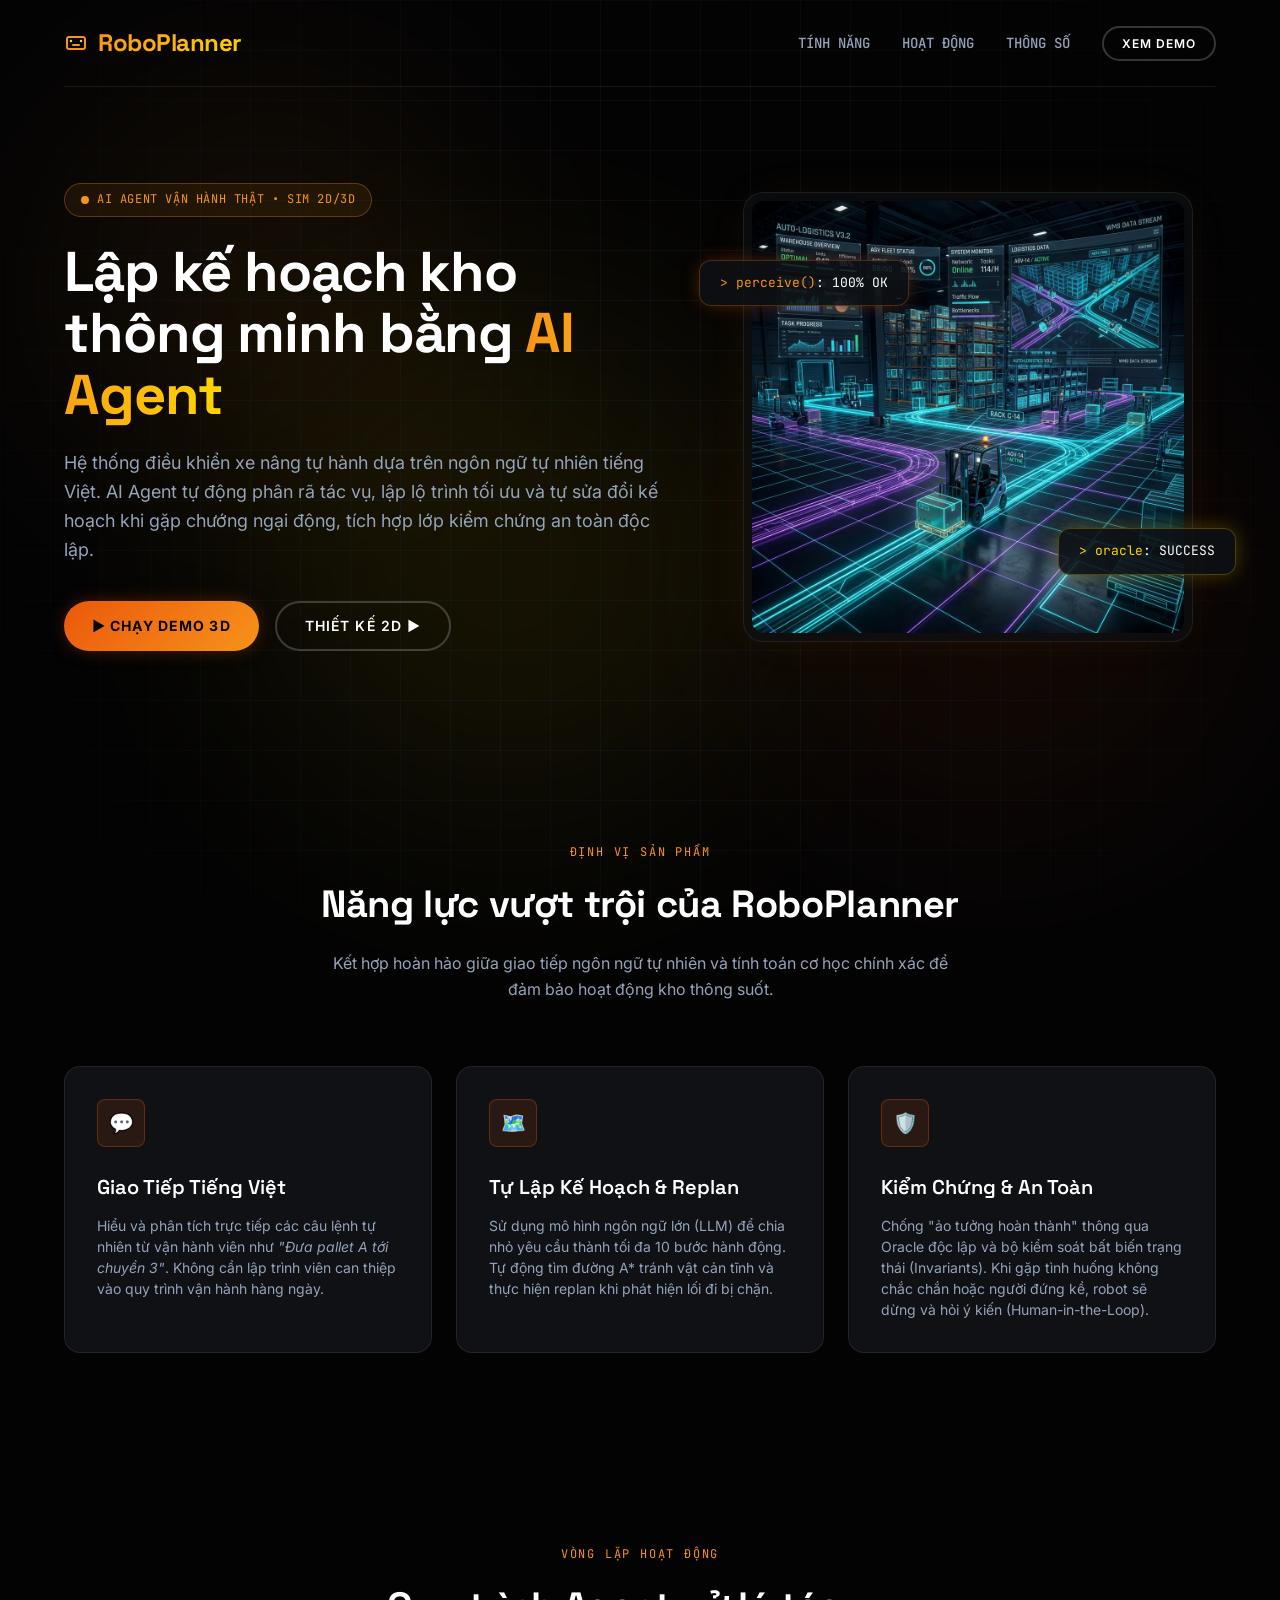
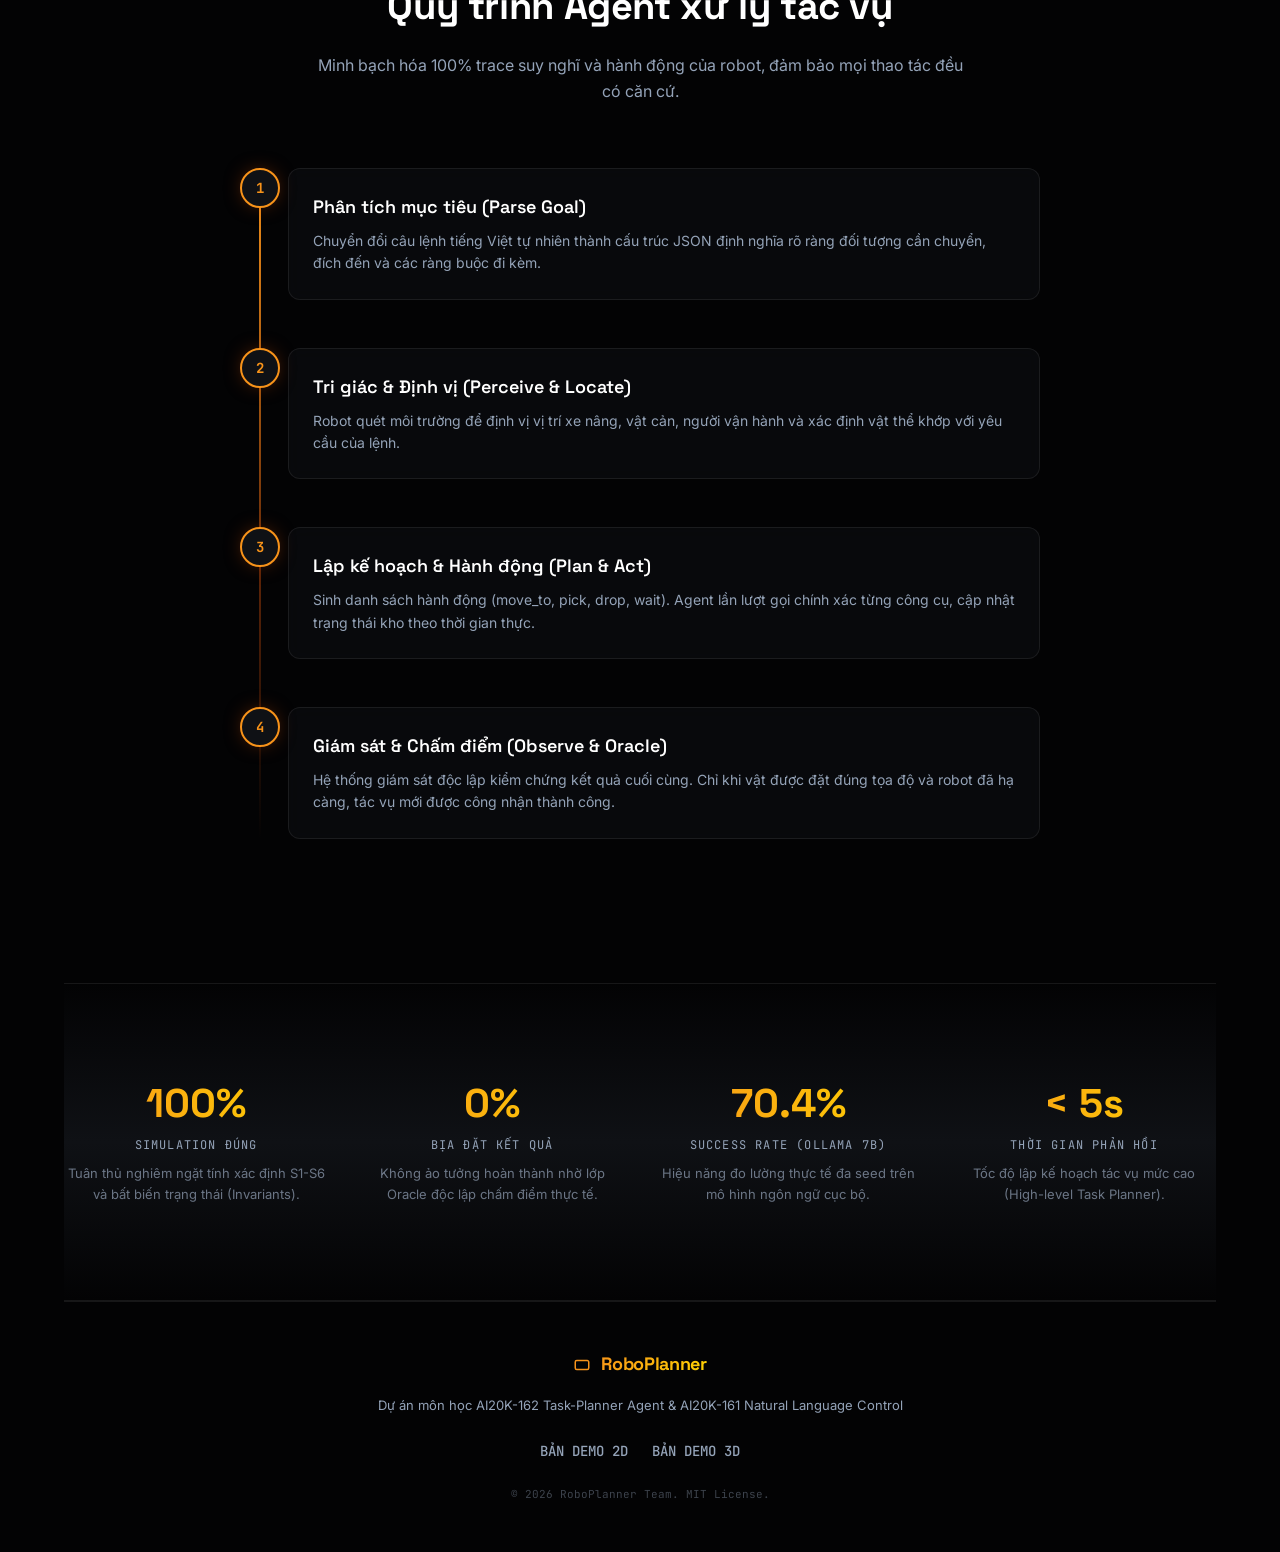
<file: frontend/index.html>
<!DOCTYPE html>
<html lang="vi">
<head>
  <meta charset="UTF-8" />
  <meta name="viewport" content="width=device-width, initial-scale=1.0" />
  <title>RoboPlanner — Hệ thống lập kế hoạch kho bằng AI Agent</title>
  <link rel="stylesheet" href="landing.css" />
</head>
<body class="landing-body">
  <!-- Grid background decoration -->
  <div class="bg-grid-overlay"></div>
  
  <!-- Ambient glow blobs -->
  <div class="radial-blur-blob blob-1"></div>
  <div class="radial-blur-blob blob-2"></div>
  <div class="radial-blur-blob blob-3"></div>

  <div class="landing-wrapper">
    <!-- Navigation -->
    <header class="landing-nav">
      <div class="logo-container">
        <!-- SVG Icon representing a cryptographic node/robot -->
        <svg width="24" height="24" viewBox="0 0 24 24" fill="none" xmlns="http://www.w3.org/2000/svg">
          <path d="M21 16V8C21 6.89543 20.1046 6 19 6H5C3.89543 6 3 6.89543 3 8V16C3 17.1046 3.89543 18 5 18H19C20.1046 18 21 17.1046 21 16Z" stroke="#f7931a" stroke-width="2" stroke-linecap="round" stroke-linejoin="round"/>
          <path d="M7 10H7.01" stroke="#ffd600" stroke-width="2.5" stroke-linecap="round" stroke-linejoin="round"/>
          <path d="M17 10H17.01" stroke="#ffd600" stroke-width="2.5" stroke-linecap="round" stroke-linejoin="round"/>
          <path d="M9 14H15" stroke="#f7931a" stroke-width="2" stroke-linecap="round" stroke-linejoin="round"/>
        </svg>
        <span class="logo-text">RoboPlanner</span>
      </div>
      <nav class="nav-links">
        <a href="#features" class="nav-link font-mono">TÍNH NĂNG</a>
        <a href="#workflow" class="nav-link font-mono">HOẠT ĐỘNG</a>
        <a href="#specs" class="nav-link font-mono">THÔNG SỐ</a>
        <a href="simulator.html" class="btn-pill btn-btc-outline font-mono" style="padding: 6px 18px; min-height: auto; font-size: 12px;">XEM DEMO</a>
      </nav>
    </header>

    <!-- Hero Section -->
    <section class="landing-section hero-section">
      <div class="hero-grid">
        <div class="hero-content">
          <div class="badge-live">
            <span class="badge-live-dot"></span>
            <span class="font-mono">AI Agent Vận Hành Thật • Sim 2D/3D</span>
          </div>
          <h1 class="hero-title">
            Lập kế hoạch kho thông minh bằng <span class="gradient-text-gold">AI Agent</span>
          </h1>
          <p class="hero-subtitle">
            Hệ thống điều khiển xe nâng tự hành dựa trên ngôn ngữ tự nhiên tiếng Việt. AI Agent tự động phân rã tác vụ, lập lộ trình tối ưu và tự sửa đổi kế hoạch khi gặp chướng ngại động, tích hợp lớp kiểm chứng an toàn độc lập.
          </p>
          <div class="hero-btn-row">
            <a href="view3d.html" class="btn-pill btn-btc-primary font-mono">▶ Chạy Demo 3D</a>
            <a href="simulator.html" class="btn-pill btn-btc-outline font-mono">Thiết kế 2D ▶</a>
          </div>
        </div>
        
        <div class="hero-visual">
          <!-- Floating status badges mimicking actual agent traces -->
          <div class="floating-stat stat-1">
            <span style="color: #f7931a;">&gt; perceive()</span>: 100% OK
          </div>
          <div class="floating-stat stat-2">
            <span style="color: #ffd600;">&gt; oracle</span>: SUCCESS
          </div>
          
          <div class="visual-container">
            <img src="assets/hero.png" alt="RoboPlanner Warehouse Digital Twin Dashboard" class="hero-mockup-img" />
          </div>
        </div>
      </div>
    </section>

    <!-- Features Section -->
    <section id="features" class="landing-section">
      <div class="section-header">
        <span class="section-label">ĐỊNH VỊ SẢN PHẨM</span>
        <h2 class="section-title">Năng lực vượt trội của RoboPlanner</h2>
        <p class="section-subtitle">Kết hợp hoàn hảo giữa giao tiếp ngôn ngữ tự nhiên và tính toán cơ học chính xác để đảm bảo hoạt động kho thông suốt.</p>
      </div>

      <div class="features-grid">
        <!-- Feature 1 -->
        <div class="feature-card">
          <div class="corner-accent corner-tl"></div>
          <div class="corner-accent corner-br"></div>
          <div class="card-icon-container">💬</div>
          <h3 class="card-title">Giao Tiếp Tiếng Việt</h3>
          <p class="card-desc">Hiểu và phân tích trực tiếp các câu lệnh tự nhiên từ vận hành viên như <em>"Đưa pallet A tới chuyền 3"</em>. Không cần lập trình viên can thiệp vào quy trình vận hành hàng ngày.</p>
        </div>

        <!-- Feature 2 -->
        <div class="feature-card">
          <div class="corner-accent corner-tl"></div>
          <div class="corner-accent corner-br"></div>
          <div class="card-icon-container">🗺️</div>
          <h3 class="card-title">Tự Lập Kế Hoạch & Replan</h3>
          <p class="card-desc">Sử dụng mô hình ngôn ngữ lớn (LLM) để chia nhỏ yêu cầu thành tối đa 10 bước hành động. Tự động tìm đường A* tránh vật cản tĩnh và thực hiện replan khi phát hiện lối đi bị chặn.</p>
        </div>

        <!-- Feature 3 -->
        <div class="feature-card">
          <div class="corner-accent corner-tl"></div>
          <div class="corner-accent corner-br"></div>
          <div class="card-icon-container">🛡️</div>
          <h3 class="card-title">Kiểm Chứng & An Toàn</h3>
          <p class="card-desc">Chống "ảo tưởng hoàn thành" thông qua Oracle độc lập và bộ kiểm soát bất biến trạng thái (Invariants). Khi gặp tình huống không chắc chắn hoặc người đứng kề, robot sẽ dừng và hỏi ý kiến (Human-in-the-Loop).</p>
        </div>
      </div>
    </section>

    <!-- Workflow Section -->
    <section id="workflow" class="landing-section">
      <div class="section-header">
        <span class="section-label">VÒNG LẶP HOẠT ĐỘNG</span>
        <h2 class="section-title">Quy trình Agent xử lý tác vụ</h2>
        <p class="section-subtitle">Minh bạch hóa 100% trace suy nghĩ và hành động của robot, đảm bảo mọi thao tác đều có căn cứ.</p>
      </div>

      <div class="workflow-timeline">
        <!-- Step 1 -->
        <div class="timeline-step">
          <div class="timeline-node font-mono">1</div>
          <div class="timeline-content">
            <h3 class="timeline-title">Phân tích mục tiêu (Parse Goal)</h3>
            <p class="timeline-desc">Chuyển đổi câu lệnh tiếng Việt tự nhiên thành cấu trúc JSON định nghĩa rõ ràng đối tượng cần chuyển, đích đến và các ràng buộc đi kèm.</p>
          </div>
        </div>

        <!-- Step 2 -->
        <div class="timeline-step">
          <div class="timeline-node font-mono">2</div>
          <div class="timeline-content">
            <h3 class="timeline-title">Tri giác & Định vị (Perceive & Locate)</h3>
            <p class="timeline-desc">Robot quét môi trường để định vị vị trí xe nâng, vật cản, người vận hành và xác định vật thể khớp với yêu cầu của lệnh.</p>
          </div>
        </div>

        <!-- Step 3 -->
        <div class="timeline-step">
          <div class="timeline-node font-mono">3</div>
          <div class="timeline-content">
            <h3 class="timeline-title">Lập kế hoạch & Hành động (Plan & Act)</h3>
            <p class="timeline-desc">Sinh danh sách hành động (move_to, pick, drop, wait). Agent lần lượt gọi chính xác từng công cụ, cập nhật trạng thái kho theo thời gian thực.</p>
          </div>
        </div>

        <!-- Step 4 -->
        <div class="timeline-step">
          <div class="timeline-node font-mono">4</div>
          <div class="timeline-content">
            <h3 class="timeline-title">Giám sát & Chấm điểm (Observe & Oracle)</h3>
            <p class="timeline-desc">Hệ thống giám sát độc lập kiểm chứng kết quả cuối cùng. Chỉ khi vật được đặt đúng tọa độ và robot đã hạ càng, tác vụ mới được công nhận thành công.</p>
          </div>
        </div>
      </div>
    </section>

    <!-- Technical Specs Section -->
    <section id="specs" class="landing-section tech-spec-section">
      <div class="specs-grid">
        <div class="spec-item">
          <span class="spec-value spec-value-orange font-heading">100%</span>
          <span class="spec-label">Simulation Đúng</span>
          <p class="spec-desc">Tuân thủ nghiêm ngặt tính xác định S1-S6 và bất biến trạng thái (Invariants).</p>
        </div>
        <div class="spec-item">
          <span class="spec-value spec-value-orange font-heading">0%</span>
          <span class="spec-label">Bịa đặt kết quả</span>
          <p class="spec-desc">Không ảo tưởng hoàn thành nhờ lớp Oracle độc lập chấm điểm thực tế.</p>
        </div>
        <div class="spec-item">
          <span class="spec-value spec-value-orange font-heading">70.4%</span>
          <span class="spec-label">Success Rate (Ollama 7B)</span>
          <p class="spec-desc">Hiệu năng đo lường thực tế đa seed trên mô hình ngôn ngữ cục bộ.</p>
        </div>
        <div class="spec-item">
          <span class="spec-value spec-value-orange font-heading">&lt; 5s</span>
          <span class="spec-label">Thời gian phản hồi</span>
          <p class="spec-desc">Tốc độ lập kế hoạch tác vụ mức cao (High-level Task Planner).</p>
        </div>
      </div>
    </section>

    <!-- Footer -->
    <footer class="landing-footer">
      <div class="footer-logo-row">
        <svg width="18" height="18" viewBox="0 0 24 24" fill="none" xmlns="http://www.w3.org/2000/svg">
          <path d="M21 16V8C21 6.89543 20.1046 6 19 6H5C3.89543 6 3 6.89543 3 8V16C3 17.1046 3.89543 18 5 18H19C20.1046 18 21 17.1046 21 16Z" stroke="#f7931a" stroke-width="2" stroke-linecap="round" stroke-linejoin="round"/>
        </svg>
        <span class="logo-text" style="font-size: 18px;">RoboPlanner</span>
      </div>
      <p class="footer-text">Dự án môn học AI20K-162 Task-Planner Agent &amp; AI20K-161 Natural Language Control</p>
      <nav class="footer-nav">
        <a href="simulator.html" class="nav-link font-mono">BẢN DEMO 2D</a>
        <a href="view3d.html" class="nav-link font-mono">BẢN DEMO 3D</a>
      </nav>
      <p class="footer-copy">© 2026 RoboPlanner Team. MIT License.</p>
    </footer>
  </div>
</body>
</html>
</file>
<file: frontend/landing.css>
/* =====================================================================
   Bitcoin DeFi Design System - Landing Page CSS
   ===================================================================== */

@import url('https://fonts.googleapis.com/css2?family=Inter:wght@400;500;600;700&family=Space+Grotesk:wght@400;500;600;700&family=JetBrains+Mono:wght@400;500&display=swap');

:root {
  --void-bg: #030304;
  --dark-matter: #0f1115;
  --pure-light: #ffffff;
  --stardust: #94a3b8;
  --dim-boundary: rgba(255, 255, 255, 0.08);
  --btc-orange: #f7931a;
  --burnt-orange: #ea580c;
  --digital-gold: #ffd600;
  
  --font-heading: 'Space Grotesk', system-ui, -apple-system, sans-serif;
  --font-body: 'Inter', system-ui, -apple-system, sans-serif;
  --font-mono: 'JetBrains Mono', monospace;
  
  --orange-glow: 0 0 20px -5px rgba(234, 88, 12, 0.5);
  --orange-glow-intense: 0 0 30px -5px rgba(247, 147, 26, 0.6);
  --gold-glow: 0 0 20px rgba(255, 214, 0, 0.25);
  --card-elevation: 0 0 50px -10px rgba(247, 147, 26, 0.08);
}

/* Base resets & structural styles */
* {
  box-sizing: border-box;
  margin: 0;
  padding: 0;
}

body.landing-body {
  background-color: var(--void-bg);
  color: var(--pure-light);
  font-family: var(--font-body);
  line-height: 1.6;
  overflow-x: hidden;
}

/* Typography Helpers */
.font-heading { font-family: var(--font-heading); }
.font-body { font-family: var(--font-body); }
.font-mono { font-family: var(--font-mono); }

/* Background fading grid pattern */
.bg-grid-overlay {
  position: absolute;
  top: 0;
  left: 0;
  width: 100%;
  height: 100%;
  z-index: 1;
  background-size: 50px 50px;
  background-image: 
    linear-gradient(to right, rgba(30, 41, 59, 0.25) 1px, transparent 1px),
    linear-gradient(to bottom, rgba(30, 41, 59, 0.25) 1px, transparent 1px);
  mask-image: radial-gradient(circle at center, black 40%, transparent 100%);
  -webkit-mask-image: radial-gradient(circle at center, black 40%, transparent 100%);
  pointer-events: none;
}

/* Ambient Radial Blur Glowing blobs */
.radial-blur-blob {
  position: absolute;
  border-radius: 50%;
  background: var(--btc-orange);
  opacity: 0.08;
  filter: blur(120px);
  -webkit-filter: blur(120px);
  z-index: 0;
  pointer-events: none;
}
.blob-1 { top: 10%; left: 5%; width: 400px; height: 400px; }
.blob-2 { top: 40%; right: 5%; width: 450px; height: 450px; background: var(--burnt-orange); }
.blob-3 { bottom: 10%; left: 20%; width: 500px; height: 500px; background: var(--digital-gold); }

/* Landing container structure */
.landing-wrapper {
  position: relative;
  max-width: 1200px;
  margin: 0 auto;
  padding: 0 24px;
  z-index: 2;
}

/* Header & Navigation */
.landing-nav {
  display: flex;
  align-items: center;
  justify-content: space-between;
  padding: 24px 0;
  border-bottom: 1px solid var(--dim-boundary);
}

.logo-container {
  display: flex;
  align-items: center;
  gap: 10px;
}

.logo-text {
  font-family: var(--font-heading);
  font-size: 24px;
  font-weight: 700;
  background: linear-gradient(135deg, var(--btc-orange), var(--digital-gold));
  -webkit-background-clip: text;
  background-clip: text;
  color: transparent;
  letter-spacing: -0.02em;
}

.nav-links {
  display: flex;
  align-items: center;
  gap: 32px;
}

.nav-link {
  color: var(--stardust);
  text-decoration: none;
  font-size: 14px;
  font-weight: 500;
  transition: color 0.2s;
}

.nav-link:hover {
  color: var(--btc-orange);
}

/* Buttons */
.btn-pill {
  display: inline-flex;
  align-items: center;
  justify-content: center;
  padding: 12px 28px;
  border-radius: 9999px;
  font-family: var(--font-body);
  font-size: 14px;
  font-weight: 600;
  text-transform: uppercase;
  letter-spacing: 0.08em;
  text-decoration: none;
  transition: all 0.3s ease;
  cursor: pointer;
  min-height: 46px;
}

.btn-btc-primary {
  background: linear-gradient(135deg, var(--burnt-orange) 0%, var(--btc-orange) 100%);
  color: var(--void-bg);
  border: none;
  box-shadow: var(--orange-glow);
  font-weight: 700;
}

.btn-btc-primary:hover {
  transform: translateY(-2px) scale(1.02);
  box-shadow: var(--orange-glow-intense);
  filter: brightness(1.1);
}

.btn-btc-outline {
  background: transparent;
  color: var(--pure-light);
  border: 2px solid rgba(255, 255, 255, 0.2);
}

.btn-btc-outline:hover {
  border-color: var(--pure-light);
  background: rgba(255, 255, 255, 0.08);
  transform: translateY(-2px);
}

/* Sections */
.landing-section {
  padding: 96px 0;
  position: relative;
}

/* Hero Section layout */
.hero-grid {
  display: grid;
  grid-template-columns: 1.1fr 0.9fr;
  gap: 48px;
  align-items: center;
}

.hero-content {
  display: flex;
  flex-direction: column;
  align-items: flex-start;
  gap: 24px;
}

.badge-live {
  display: inline-flex;
  align-items: center;
  gap: 8px;
  padding: 6px 16px;
  background: rgba(247, 147, 26, 0.08);
  border: 1px solid rgba(247, 147, 26, 0.3);
  border-radius: 999px;
  font-family: var(--font-mono);
  font-size: 12px;
  color: var(--btc-orange);
  letter-spacing: 0.05em;
  text-transform: uppercase;
}

.badge-live-dot {
  width: 8px;
  height: 8px;
  background-color: var(--btc-orange);
  border-radius: 50%;
  animation: ping 1.2s infinite;
}

@keyframes ping {
  0% { transform: scale(1); opacity: 1; }
  70% { transform: scale(2.2); opacity: 0; }
  100% { transform: scale(2.2); opacity: 0; }
}

.hero-title {
  font-family: var(--font-heading);
  font-size: 56px;
  font-weight: 700;
  line-height: 1.1;
  letter-spacing: -0.02em;
}

.gradient-text-gold {
  background: linear-gradient(to right, var(--btc-orange), var(--digital-gold));
  -webkit-background-clip: text;
  background-clip: text;
  color: transparent;
}

.hero-subtitle {
  font-size: 18px;
  color: var(--stardust);
  line-height: 1.6;
}

.hero-btn-row {
  display: flex;
  flex-wrap: wrap;
  gap: 16px;
  margin-top: 12px;
}

/* Hero Graphic / Orb / Mockup */
.hero-visual {
  position: relative;
  display: flex;
  justify-content: center;
  align-items: center;
}

.visual-container {
  position: relative;
  width: 100%;
  max-width: 450px;
  aspect-ratio: 1;
  border-radius: 20px;
  background: rgba(15, 17, 21, 0.6);
  border: 1px solid var(--dim-boundary);
  padding: 8px;
  backdrop-filter: blur(12px);
  -webkit-backdrop-filter: blur(12px);
  box-shadow: var(--card-elevation);
  overflow: hidden;
}

.hero-mockup-img {
  width: 100%;
  height: 100%;
  object-fit: cover;
  border-radius: 12px;
  transition: transform 0.5s ease;
}

.visual-container:hover .hero-mockup-img {
  transform: scale(1.03);
}

/* Floating interactive stats decoration */
.floating-stat {
  position: absolute;
  padding: 12px 20px;
  background: rgba(15, 17, 21, 0.85);
  border: 1px solid rgba(247, 147, 26, 0.25);
  border-radius: 12px;
  box-shadow: var(--orange-glow);
  font-family: var(--font-mono);
  font-size: 13px;
  z-index: 10;
  pointer-events: none;
  animation: float-stat 6s ease-in-out infinite;
}

.stat-1 {
  top: 15%;
  left: -20px;
  animation-delay: 0s;
}

.stat-2 {
  bottom: 15%;
  right: -20px;
  animation-delay: 2s;
  border-color: rgba(255, 214, 0, 0.25);
  box-shadow: var(--gold-glow);
}

@keyframes float-stat {
  0%, 100% { transform: translateY(0); }
  50% { transform: translateY(-10px); }
}

/* Features Grid */
.section-header {
  text-align: center;
  max-width: 650px;
  margin: 0 auto 64px;
}

.section-label {
  font-family: var(--font-mono);
  font-size: 12px;
  color: var(--btc-orange);
  text-transform: uppercase;
  letter-spacing: 0.15em;
  margin-bottom: 12px;
  display: block;
}

.section-title {
  font-family: var(--font-heading);
  font-size: 38px;
  font-weight: 700;
  margin-bottom: 16px;
  letter-spacing: -0.01em;
}

.section-subtitle {
  color: var(--stardust);
  font-size: 16px;
}

.features-grid {
  display: grid;
  grid-template-columns: repeat(3, 1fr);
  gap: 24px;
}

/* Card Styling (Blocks) */
.feature-card {
  position: relative;
  background: var(--dark-matter);
  border: 1px solid var(--dim-boundary);
  border-radius: 16px;
  padding: 32px;
  transition: all 0.3s ease;
  overflow: hidden;
  height: 100%;
  display: flex;
  flex-direction: column;
}

.feature-card:hover {
  transform: translateY(-5px);
  border-color: rgba(247, 147, 26, 0.4);
  box-shadow: 0 0 35px -10px rgba(247, 147, 26, 0.15);
}

.card-icon-container {
  width: 48px;
  height: 48px;
  border-radius: 8px;
  background: rgba(234, 88, 12, 0.12);
  border: 1px solid rgba(234, 88, 12, 0.3);
  display: flex;
  align-items: center;
  justify-content: center;
  margin-bottom: 24px;
  font-size: 20px;
  color: var(--btc-orange);
}

.feature-card:hover .card-icon-container {
  box-shadow: var(--orange-glow);
  background: rgba(234, 88, 12, 0.2);
}

.card-title {
  font-family: var(--font-heading);
  font-size: 20px;
  font-weight: 600;
  margin-bottom: 12px;
}

.card-desc {
  color: var(--stardust);
  font-size: 14px;
  line-height: 1.5;
}

/* Corner border decoration accents */
.corner-accent {
  position: absolute;
  width: 12px;
  height: 12px;
  border-color: var(--btc-orange);
  border-style: solid;
  pointer-events: none;
  opacity: 0;
  transition: opacity 0.3s ease;
}

.feature-card:hover .corner-accent {
  opacity: 0.8;
}

.corner-tl { top: 12px; left: 12px; border-width: 1.5px 0 0 1.5px; }
.corner-br { bottom: 12px; right: 12px; border-width: 0 1.5px 1.5px 0; }

/* Timeline Blockchain Workflow Section */
.workflow-timeline {
  position: relative;
  max-width: 800px;
  margin: 0 auto;
  padding-left: 48px;
}

/* Blockchain vertical line */
.workflow-timeline::before {
  content: '';
  position: absolute;
  top: 0;
  left: 19px;
  width: 2px;
  height: 100%;
  background: linear-gradient(to bottom, var(--btc-orange) 0%, rgba(234, 88, 12, 0.4) 60%, transparent 100%);
}

.timeline-step {
  position: relative;
  margin-bottom: 48px;
}

.timeline-node {
  position: absolute;
  left: -48px;
  top: 0;
  width: 40px;
  height: 40px;
  border-radius: 50%;
  background: var(--dark-matter);
  border: 2px solid var(--btc-orange);
  box-shadow: var(--orange-glow);
  display: flex;
  align-items: center;
  justify-content: center;
  font-family: var(--font-mono);
  font-size: 14px;
  font-weight: 700;
  color: var(--btc-orange);
  z-index: 5;
}

.timeline-content {
  background: rgba(15, 17, 21, 0.5);
  border: 1px solid var(--dim-boundary);
  border-radius: 12px;
  padding: 24px;
  backdrop-filter: blur(8px);
  -webkit-backdrop-filter: blur(8px);
}

.timeline-title {
  font-family: var(--font-heading);
  font-size: 18px;
  font-weight: 600;
  margin-bottom: 8px;
  color: var(--pure-light);
}

.timeline-desc {
  color: var(--stardust);
  font-size: 14px;
}

/* Tech Specs Stats Table */
.tech-spec-section {
  background: linear-gradient(180deg, var(--void-bg) 0%, var(--dark-matter) 50%, var(--void-bg) 100%);
  border-top: 1px solid var(--dim-boundary);
  border-bottom: 1px solid var(--dim-boundary);
}

.specs-grid {
  display: grid;
  grid-template-columns: repeat(4, 1fr);
  gap: 32px;
  text-align: center;
}

.spec-item {
  display: flex;
  flex-direction: column;
  gap: 8px;
}

.spec-value {
  font-family: var(--font-heading);
  font-size: 40px;
  font-weight: 700;
  color: var(--pure-light);
  line-height: 1.2;
}

.spec-value-orange {
  background: linear-gradient(to right, var(--btc-orange), var(--digital-gold));
  -webkit-background-clip: text;
  background-clip: text;
  color: transparent;
}

.spec-label {
  font-family: var(--font-mono);
  font-size: 12px;
  color: var(--stardust);
  text-transform: uppercase;
  letter-spacing: 0.1em;
}

.spec-desc {
  font-size: 13px;
  color: rgba(148, 163, 184, 0.7);
}

/* Footer */
.landing-footer {
  border-top: 1px solid var(--dim-boundary);
  padding: 48px 0;
  text-align: center;
}

.footer-logo-row {
  display: flex;
  align-items: center;
  justify-content: center;
  gap: 10px;
  margin-bottom: 16px;
}

.footer-text {
  color: var(--stardust);
  font-size: 13px;
  margin-bottom: 24px;
}

.footer-nav {
  display: flex;
  justify-content: center;
  gap: 24px;
  margin-bottom: 24px;
}

.footer-copy {
  color: rgba(148, 163, 184, 0.4);
  font-size: 11px;
  font-family: var(--font-mono);
}

/* Responsive Styles */
@media (max-width: 1024px) {
  .hero-title { font-size: 44px; }
  .features-grid { grid-template-columns: repeat(2, 1fr); }
  .specs-grid { grid-template-columns: repeat(2, 1fr); gap: 24px; }
}

@media (max-width: 768px) {
  .landing-section { padding: 64px 0; }
  .hero-grid { grid-template-columns: 1fr; gap: 32px; text-align: center; }
  .hero-content { align-items: center; }
  .hero-btn-row { justify-content: center; }
  .hero-title { font-size: 36px; }
  .features-grid { grid-template-columns: 1fr; }
  .nav-links { display: none; } /* Simplified mobile nav */
  .visual-container { max-width: 320px; margin: 0 auto; }
  .floating-stat { display: none; } /* Hide floating elements on mobile */
  .workflow-timeline { padding-left: 36px; }
  .workflow-timeline::before { left: 13px; }
  .timeline-node { left: -36px; width: 28px; height: 28px; font-size: 12px; }
  .specs-grid { grid-template-columns: 1fr; gap: 32px; }
}
</file>
